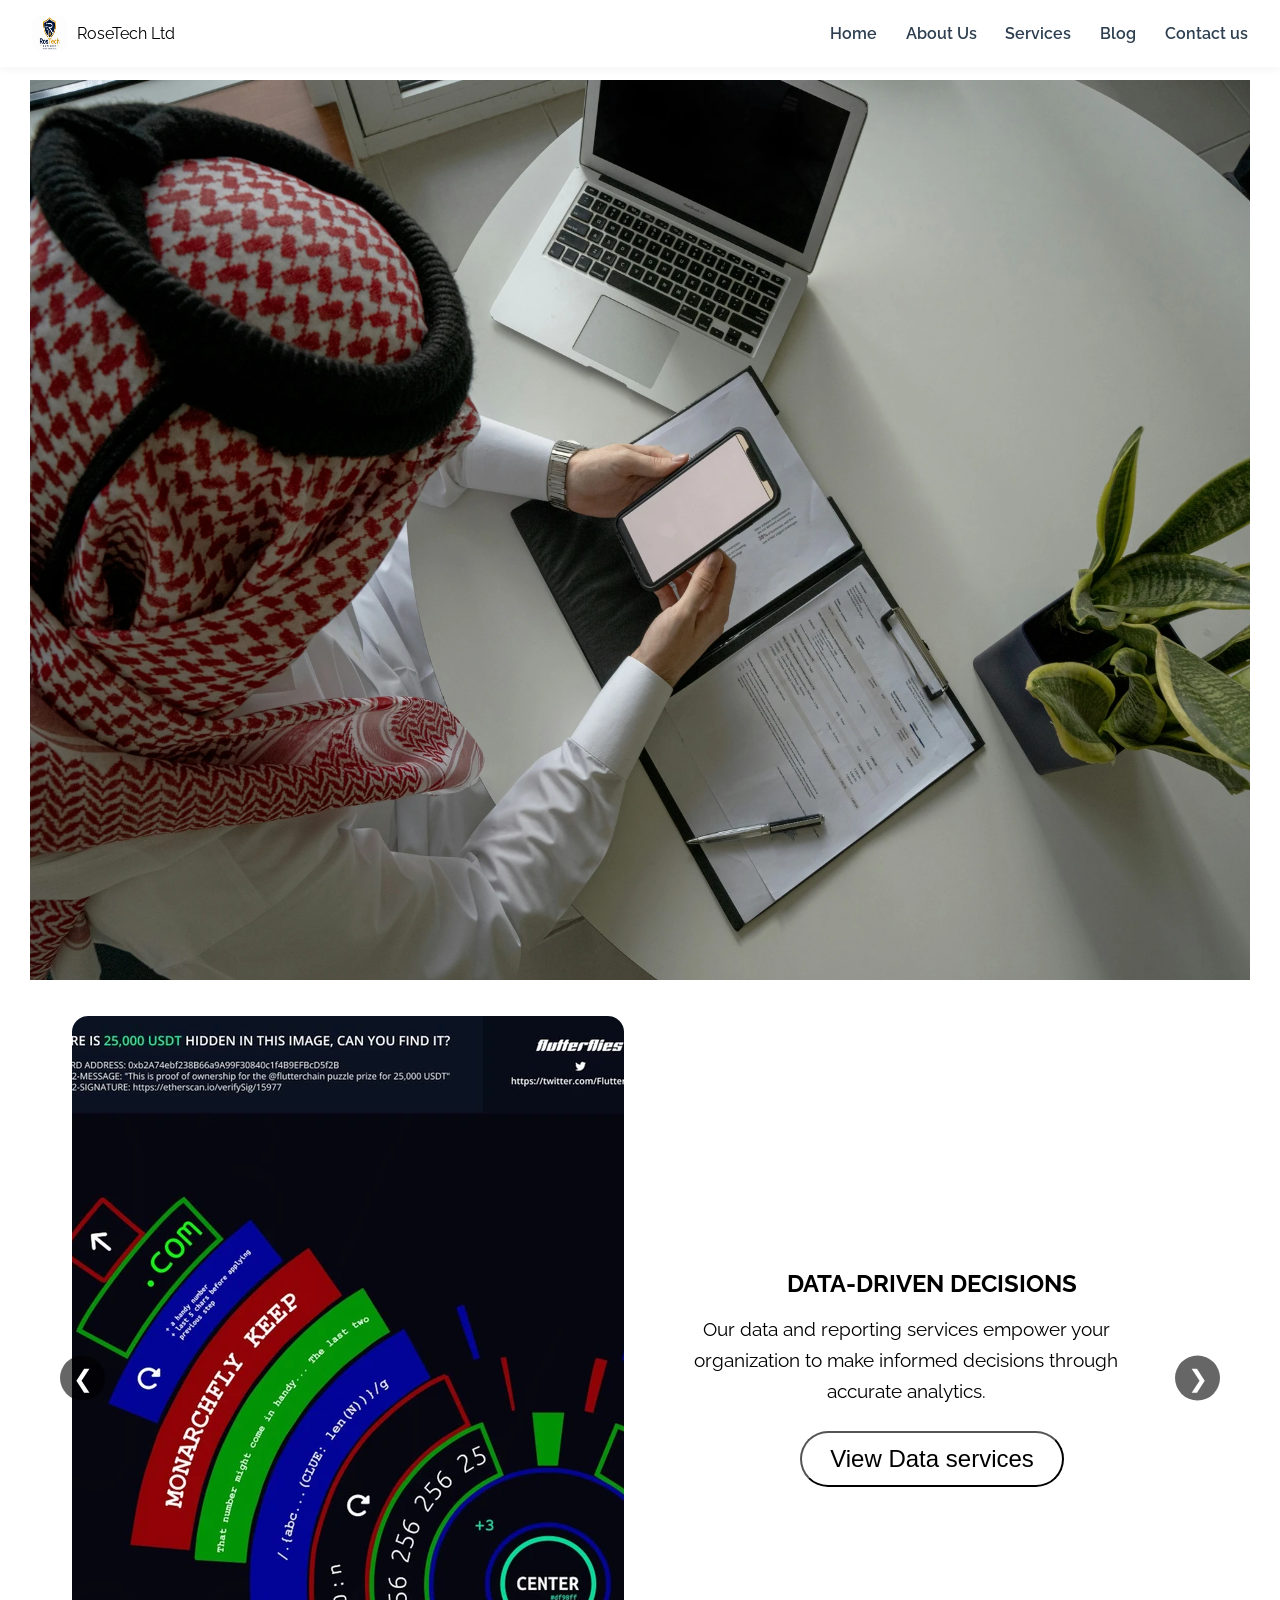
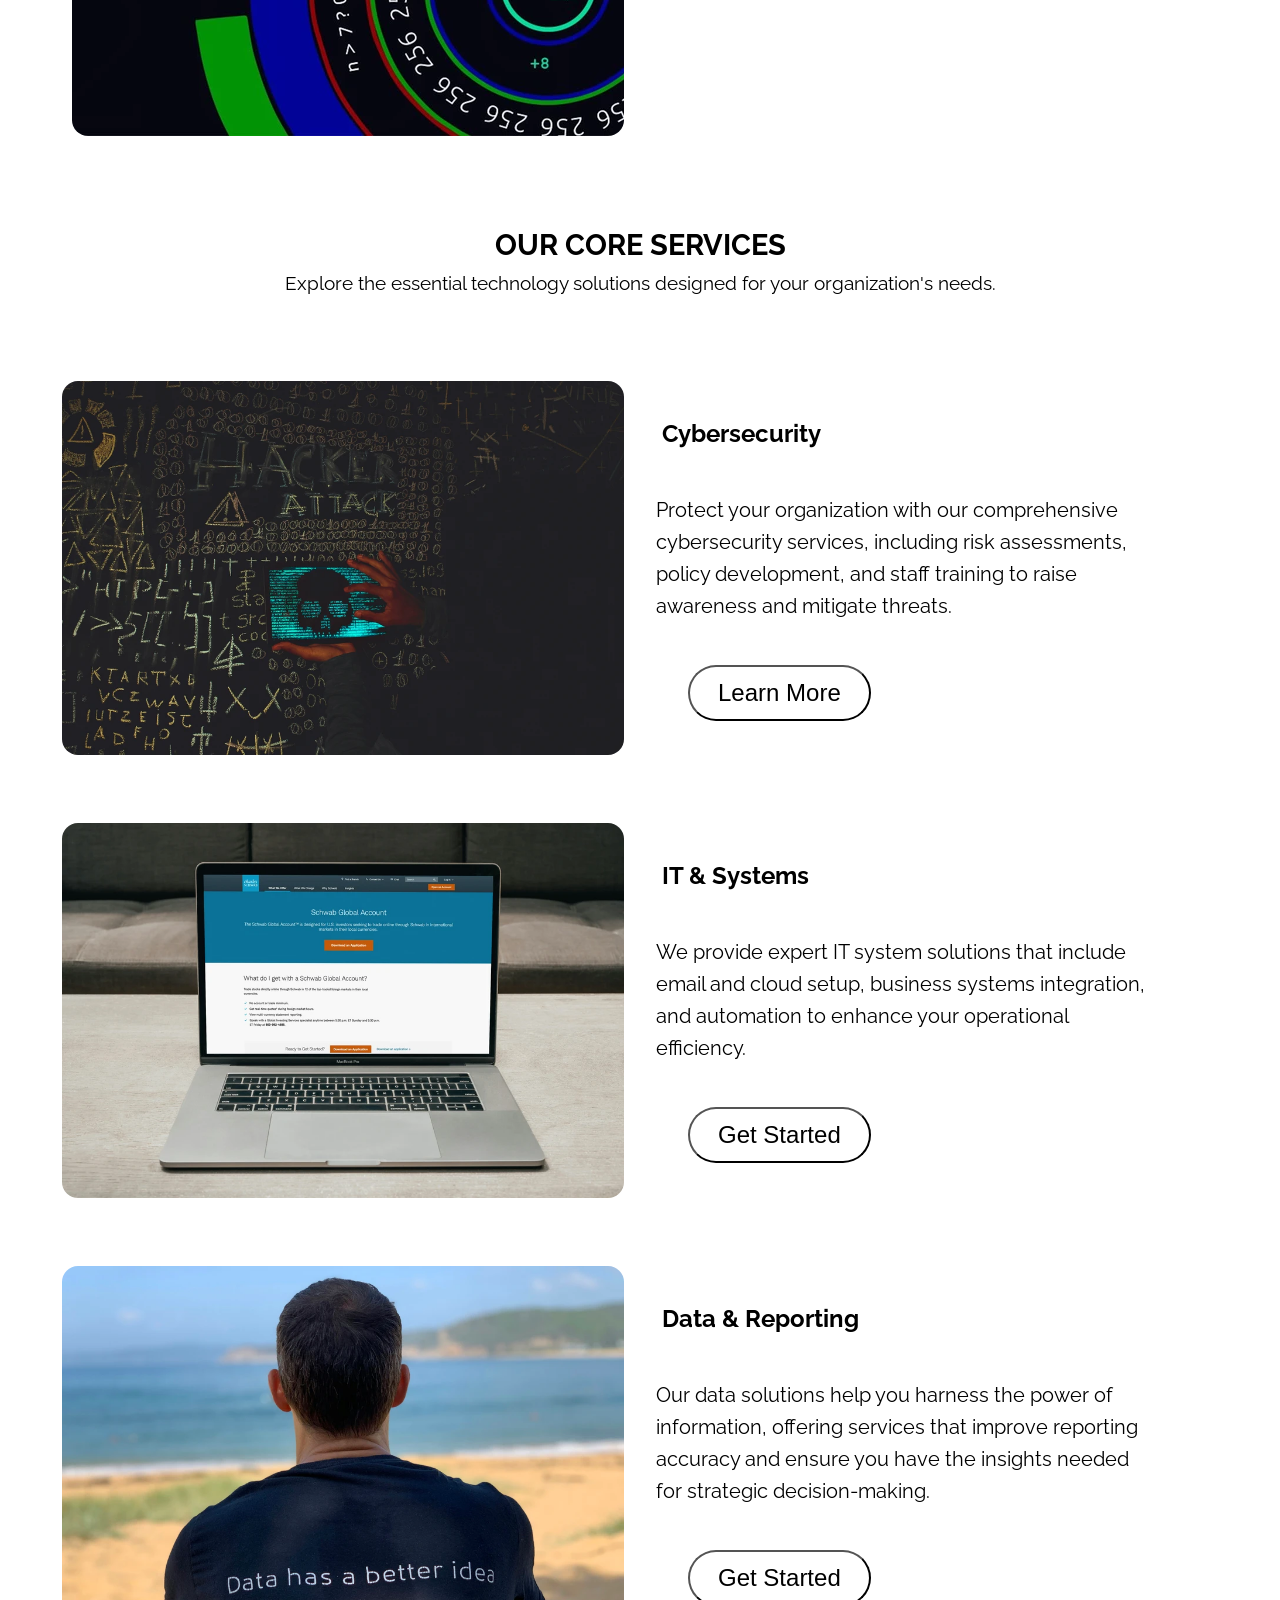
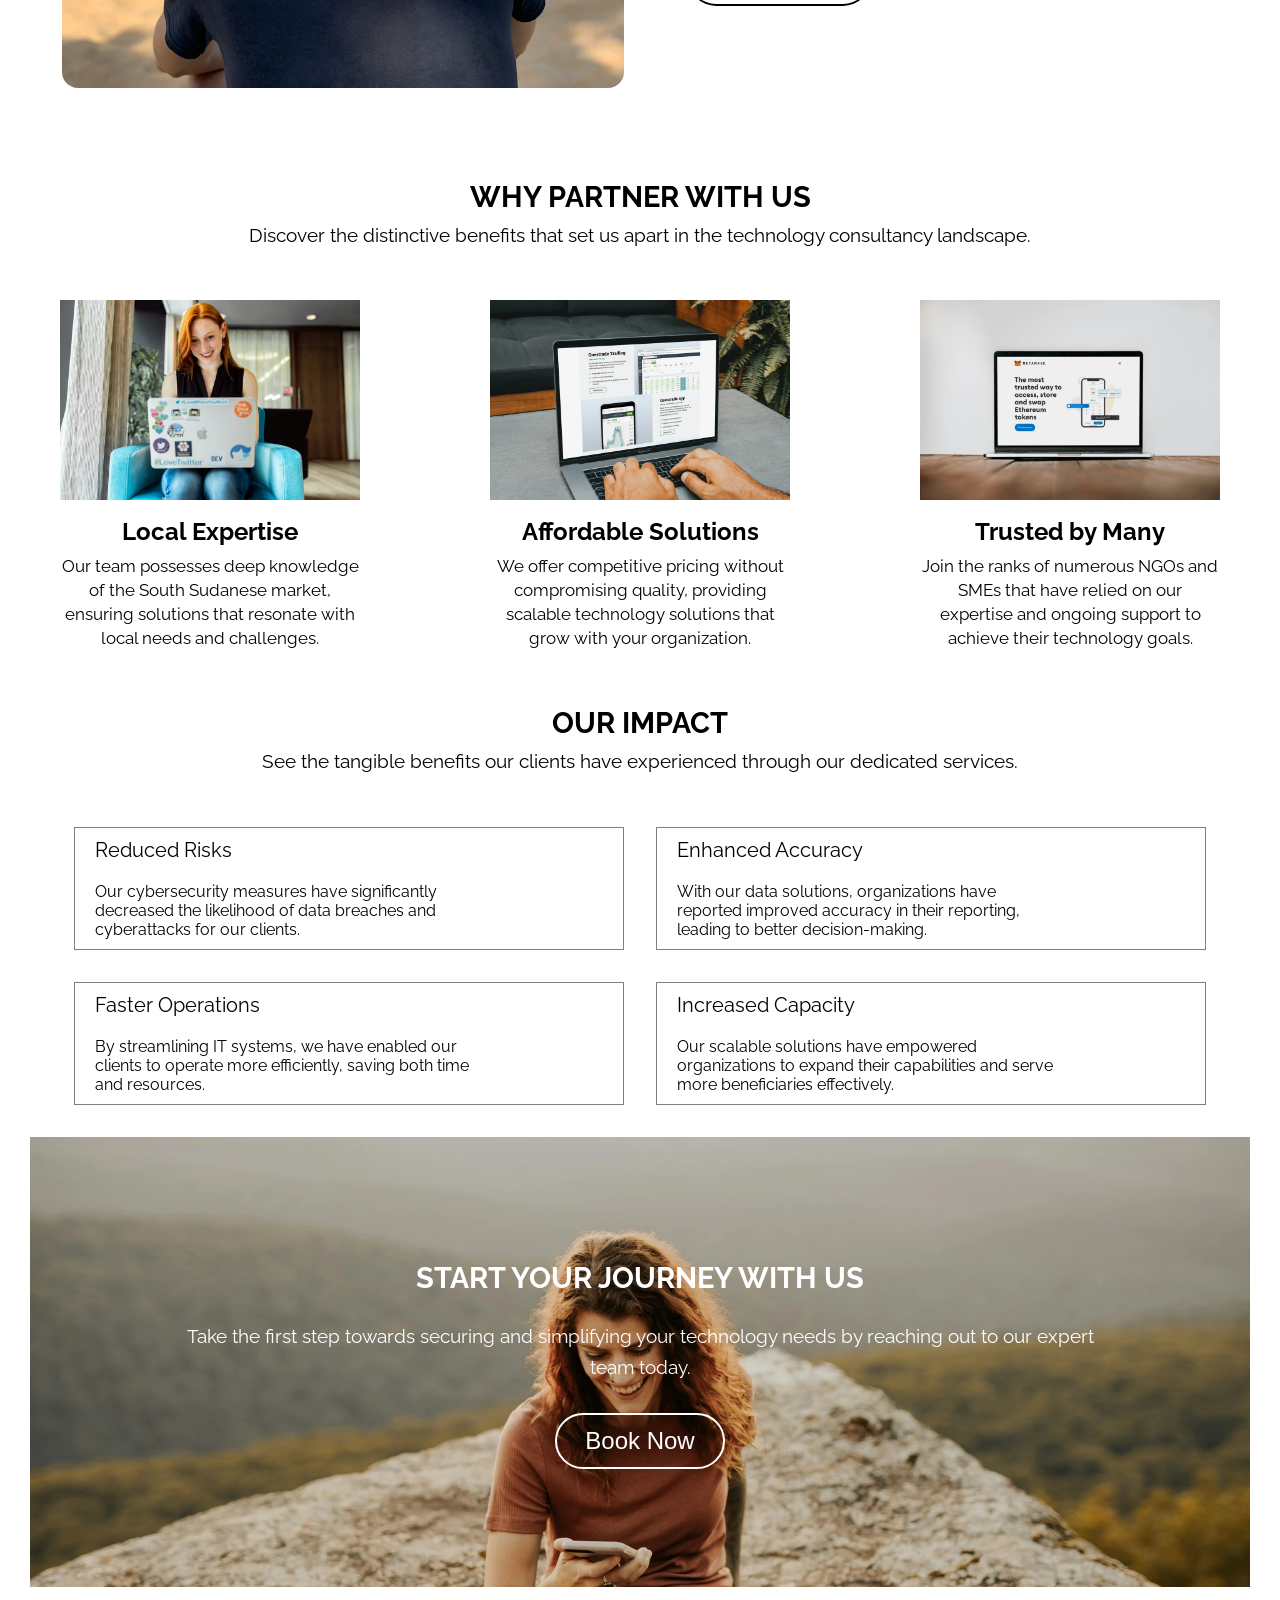
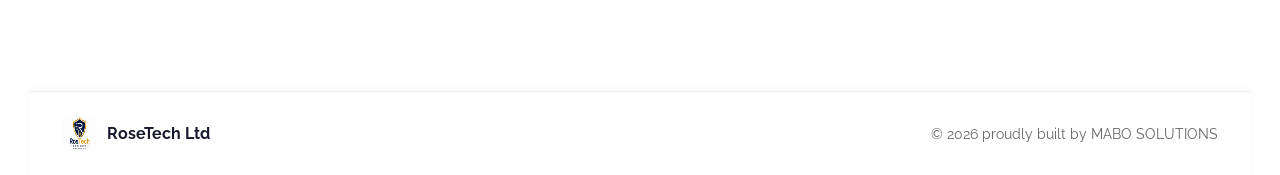
<file: index.html>
<!DOCTYPE html>
<html lang="en">
<head>
  <meta charset="UTF-8">
  <meta name="viewport" content="width=device-width, initial-scale=1.0">
  <title>RoseTech Ltd</title>
  <link href="https://fonts.googleapis.com/css2?family=Roboto:wght@300;400;500;700&display=swap" rel="stylesheet">
  <link rel="stylesheet" href="style.css">
  <link rel="stylesheet" href="https://cdnjs.cloudflare.com/ajax/libs/font-awesome/6.0.0-beta3/css/all.min.css">
  <link rel="preconnect" href="https://fonts.googleapis.com">
<link rel="preconnect" href="https://fonts.gstatic.com" crossorigin>
<link href="https://fonts.googleapis.com/css2?family=Raleway:ital,wght@0,100..900;1,100..900&family=Roboto:ital,wght@0,100..900;1,100..900&display=swap" rel="stylesheet">
</head>
<body>
  <header>
    <nav class="navbar">
      <div class="logo">
        <img class="img-logo" src="images/image.png" alt=""> RoseTech Ltd
      </div>
      <ul class="nav-links" id="navLinks">
        <li><a href="index.html" class="active">Home</a></li>
        <li><a href="about.html">About Us</a></li>
        <li><a href="structure.html">Services</a></li>
        <li><a href="news.html">Blog</a></li>
        <li><a href="contact.html">Contact us</a></li>
      </ul>
    </nav>
  </header>
  <img src="images/background.webp" class="background-image" alt="">
  <div class="carousel-wrapper">
  <button class="arrow arrow-left" onclick="prevSlide()">❮</button>
  <button class="arrow arrow-right" onclick="nextSlide()">❯</button>
  
  <div class="carousel-container" id="carousel">
    <!-- Slide 1 -->
    <div class="container-one">
      <div class="image-section">
        <img src="images/container-one.webp" class="image-container" alt="">
      </div>
      <div class="div-container">
        <h2>DATA-DRIVEN DECISIONS</h2>
        <p>Our data and reporting services empower your organization to make informed decisions through accurate analytics.</p>
        <button class="container-button">View Data services</button>
      </div>
    </div>

    <!-- Slide 2 -->
    <div class="container-one">
      <div class="image-section">
        <img src="images/container-one2.webp" class="image-container" alt="">
      </div>
      <div class="div-container">
        <h2>SECURE YOUR FUTURE</h2>
        <p>Our cybersecurity services ensure that your organization is protected against potential threats, allowing you to focus on your mission without fear</p>
        <button class="container-button">Explore cybersecurity</button>
      </div>
    </div>

    <!-- Slide 3 -->
    <div class="container-one">
    <div class="div-container">
        <h2>STREAMLINE YOUR OPERATIONS</h2>
        <p>With our IT systems solutions, we help you establish efficient processes that enhance productivity and reduce operational costs.</p>
        <button class="container-button">Discover IT Solutions</button>
      </div>
      <div class="image-section">
        <img src="images/container-one3.webp" class="image-container" alt="">
      </div>
    </div>

    <!-- Slide 4 -->
    <div class="container-one">
      <div class="image-section">
        <img src="images/container-one.jpg" class="image-container" alt="">
      </div>
      <div class="div-container">
        <h2>AI & AUTOMATION</h2>
        <p>Leverage artificial intelligence to automate workflows and deliver personalized experiences.</p>
        <button class="container-button">Discover AI</button>
      </div>
    </div>
  </div>
</div>

<div class="divtwo">
    <h2>OUR CORE SERVICES</h2>
    <p>Explore the essential technology solutions designed for your organization's needs.</p>
</div>
  <div class="container-one1">
    <div class="image-section1">
        <img src="images/container-one4.webp" class="image-container1" alt="">
    </div>
    <div class="div-container1"style="white-space: pre-wrap;">
        <h2 > Cybersecurity</h2>
        <p style="font-size: 20px;">Protect your organization with our comprehensive cybersecurity services, including risk assessments, policy development, and staff training to raise awareness and mitigate threats.</p>
        <button class="container-button1">Learn More</button>
    </div>
  </div>
  <div class="container-one1">
    <div class="image-section1">
        <img src="images/container-one5.webp" class="image-container1" alt="">
    </div>
    <div class="div-container1"style="white-space: pre-wrap;">
        <h2 > IT & Systems</h2>
        <p style="font-size: 20px;">We provide expert IT system solutions that include email and cloud setup, business systems integration, and automation to enhance your operational efficiency.</p>
        <button class="container-button1">Get Started</button>
    </div>
  </div>
  <div class="container-one1">
    <div class="image-section1">
        <img src="images/container-one 6.webp" class="image-container1" alt="">
    </div>
    <div class="div-container1"style="white-space: pre-wrap;">
        <h2 > Data & Reporting</h2>
        <p style="font-size: 20px;">Our data solutions help you harness the power of information, offering services that improve reporting accuracy and ensure you have the insights needed for strategic decision-making.</p>
        <button class="container-button1">Get Started</button>
    </div>
  </div>
  <div class="divtwo">
    <h2>WHY PARTNER WITH US</h2>
    <p>Discover the distinctive benefits that set us apart in the technology consultancy landscape.</p>
</div>
  <div class="container-two">
    <div class="container-two1">
    <div class="image-section2">
        <img src="images/container-two.webp" class="image-container2" alt="">
    </div>
    <div class="div-container2">
        <h2>Local Expertise</h2>
        <p style="font-size: 17px;">Our team possesses deep knowledge of the South Sudanese market, ensuring solutions that resonate with local needs and challenges.</p>
    </div>
    </div>
    <div class="container-two1">
    <div class="image-section2">
        <img src="images/container-two1.webp" class="image-container2" alt="">
    </div>
    <div class="div-container2">
        <h2>Affordable Solutions</h2>
        <p style="font-size: 17px;">We offer competitive pricing without compromising quality, providing scalable technology solutions that grow with your organization.</p>
    </div>
    </div>
    <div class="container-two1">
    <div class="image-section2">
        <img src="images/container-two2.webp" class="image-container2" alt="">
    </div>
    <div class="div-container2">
        <h2>Trusted by Many</h2>
        <p style="font-size: 17px;">Join the ranks of numerous NGOs and SMEs that have relied on our expertise and ongoing support to achieve their technology goals.</p>
    </div>
  </div>
  
  </div>
  <div class="divtwo">
    <h2>OUR IMPACT</h2>
    <p>See the tangible benefits our clients have experienced through our dedicated services.</p>
</div>
<div class="container-three">
    <div class="container-three1">
        <p style="font-size: 20px;">Reduced Risks</p>
        <p>Our cybersecurity measures have significantly decreased the likelihood of data breaches and cyberattacks for our clients.</p>
    </div>
    <div class="container-three1">
        <p style="font-size: 20px;">Enhanced Accuracy</p>
        <p>With our data solutions, organizations have reported improved accuracy in their reporting, leading to better decision-making.</p>
    </div>
    <div class="container-three1">
        <p style="font-size: 20px;">Faster Operations</p>
        <p>By streamlining IT systems, we have enabled our clients to operate more efficiently, saving both time and resources.</p>
    </div>
    <div class="container-three1">
        <p style="font-size: 20px;">Increased Capacity</p>
        <p>Our scalable solutions have empowered organizations to expand their capabilities and serve more beneficiaries effectively.</p>
    </div>

</div>
<div class="container-four">
    <img class="container-four-image" src="images/container-three.webp" alt="container-four-image">
    <div class="divtwo1">
    <h2 style="margin-bottom: 20px;">START YOUR JOURNEY WITH US</h2>
    <p>Take the first step towards securing and simplifying your technology needs by reaching out to our expert team today.</p>
    <button class="container-four-button">Book Now</button>
</div>
</div>
<footer style="margin-top: 100px;" class="footer">
  <div class="logo">
    <img src="images/image.png" alt="logo">
    <span>RoseTech Ltd</span>
  </div>
  <div class="copyright">
    © 2026 proudly built by MABO SOLUTIONS
  </div>
</footer>
  <script src="script.js"></script>
  </body>
  </html>
</file>
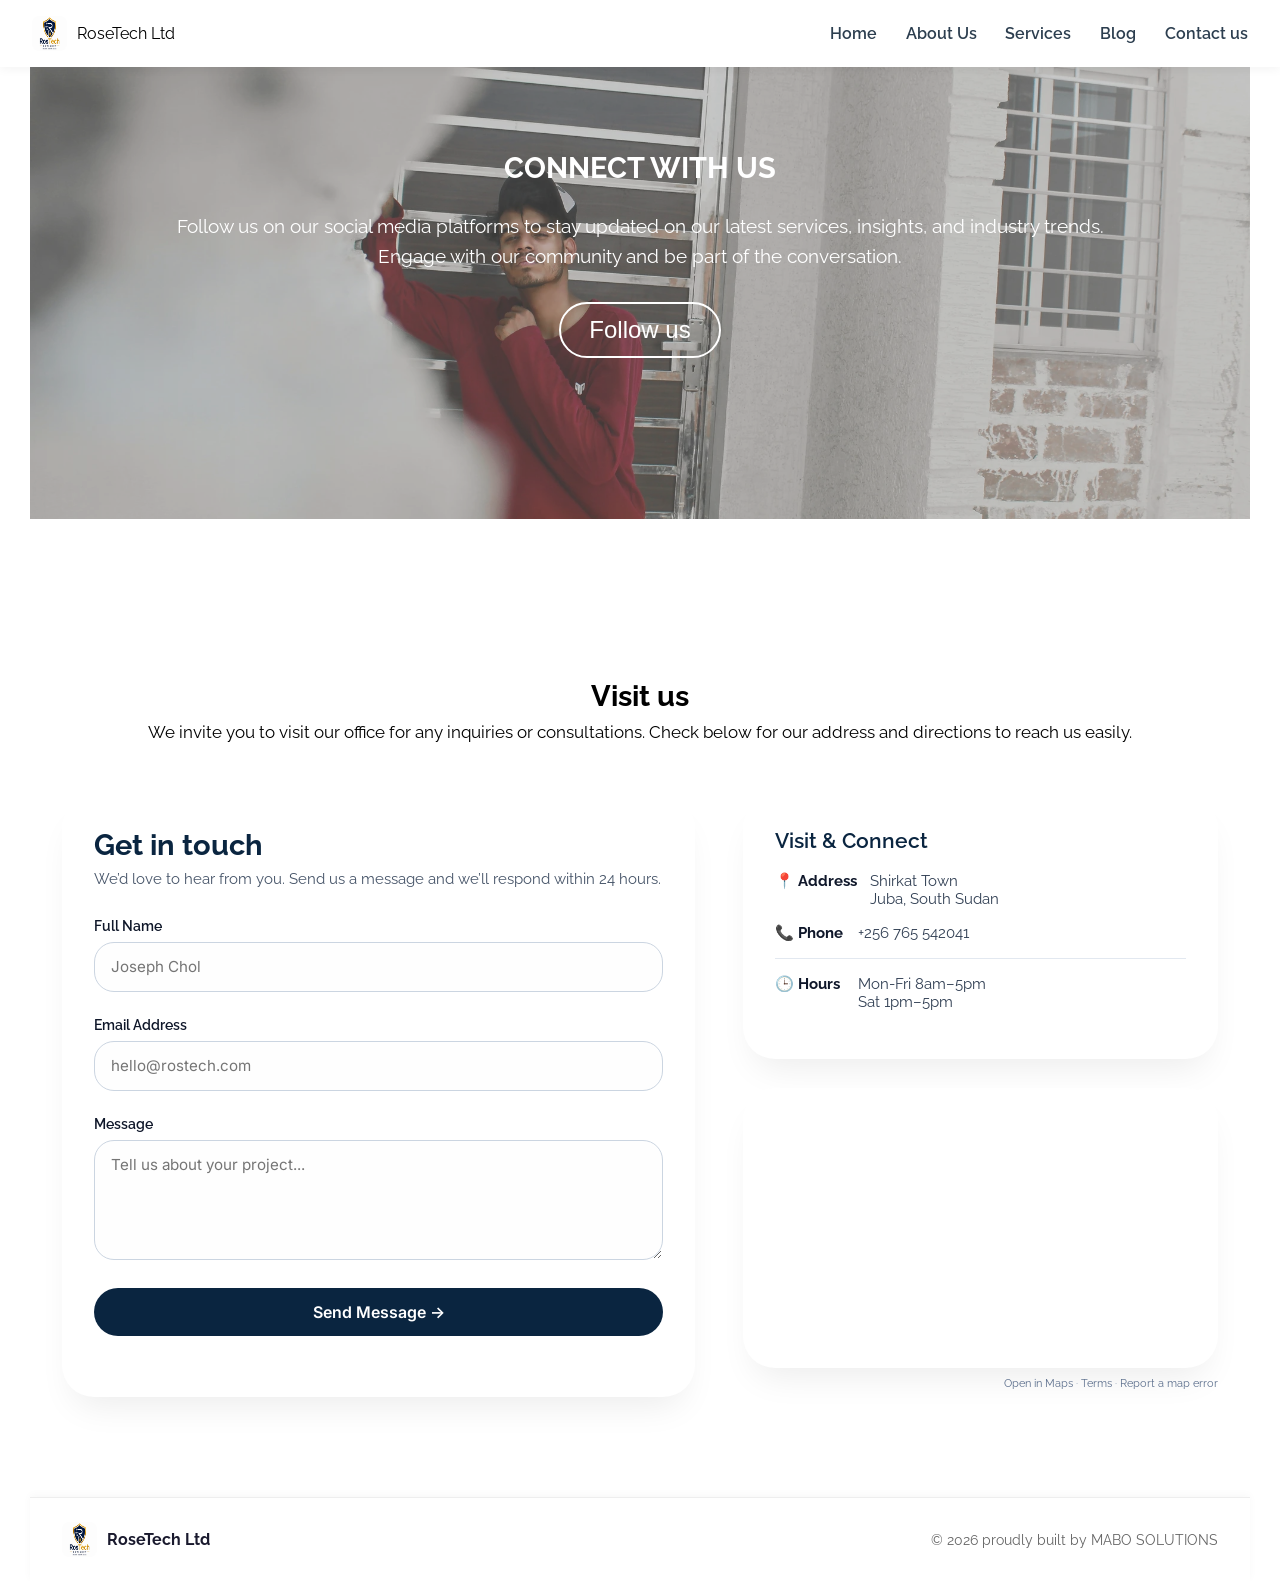
<file: contact.html>
<!DOCTYPE html>
<html lang="en">
<head>
  <meta charset="UTF-8">
  <meta name="viewport" content="width=device-width, initial-scale=1.0">
  <title>RoseTech Ltd</title>
  <link href="https://fonts.googleapis.com/css2?family=Roboto:wght@300;400;500;700&display=swap" rel="stylesheet">
  <link href="https://fonts.googleapis.com/css2?family=Inter:ital,wght@0,100..900;1,100..900&display=swap" rel="stylesheet">>
  <link rel="stylesheet" href="style.css">
  <link rel="stylesheet" href="https://cdnjs.cloudflare.com/ajax/libs/font-awesome/6.0.0-beta3/css/all.min.css">
  <link rel="preconnect" href="https://fonts.googleapis.com">
<link rel="preconnect" href="https://fonts.gstatic.com" crossorigin>
<link href="https://fonts.googleapis.com/css2?family=Raleway:ital,wght@0,100..900;1,100..900&family=Roboto:ital,wght@0,100..900;1,100..900&display=swap" rel="stylesheet">
</head>
<body>
  <header>
    <nav class="navbar">
      <div class="logo">
        <img class="img-logo" src="images/image.png" alt=""> RoseTech Ltd
      </div>
      <ul class="nav-links" id="navLinks">
        <li><a href="index.html" class="active">Home</a></li>
        <li><a href="about.html">About Us</a></li>
        <li><a href="structure.html">Services</a></li>
        <li><a href="news.html">Blog</a></li>
        <li><a href="contact.html">Contact us</a></li>
      </ul>
    </nav>
  </header>
<div class="container-four">
    <img style="height: 500px; filter: contrast(60%);" class="container-four-image" src="images/contact.webp" alt="container-four-image">
    <div class="divtwo1">
    <h2 style="margin-bottom: 20px;">CONNECT WITH US</h2>
    <p>Follow us on our social media platforms to stay updated on our latest services, insights, and industry trends. Engage with our community and be part of the conversation.</p>
    <button class="container-four-button">Follow us</button>
</div>
</div>
<div style="margin-top: 150px;" class="divtwo">
    <h2>Visit us</h2>
    <p style="font-size: 17px;">We invite you to visit our office for any inquiries or consultations. Check below for our address and directions to reach us easily.</p>
</div>
<div class="contact-container">
    <div class="contact-grid">
      <!-- Left column: Form -->
      <div class="form-col">
        <div class="form-card">
          <h2>Get in touch</h2>
          <p>We’d love to hear from you. Send us a message and we’ll respond within 24 hours.</p>
          <form id="contactForm">
            <div class="input-group">
              <label>Full Name</label>
              <input type="text" name="name" placeholder="Joseph Chol" required>
            </div>
            <div class="input-group">
              <label>Email Address</label>
              <input type="email" name="email" placeholder="hello@rostech.com" required>
            </div>
            <div class="input-group">
              <label>Message</label>
              <textarea name="message" placeholder="Tell us about your project..."></textarea>
            </div>
            <button type="submit" class="submit-btn">Send Message →</button>
            <p id="formFeedback" style="margin-top: 1rem; font-size:0.85rem; color:#2b6e3c;"></p>
          </form>
        </div>
      </div>

      <!-- Right column: Info + Map -->
      <div class="info-col">
        <div class="info-card">
          <h3>Visit & Connect</h3>
          <div class="info-detail">
            <strong>📍 Address</strong>
            <span>Shirkat Town<br>Juba, South Sudan</span>
          </div>
          <div class="info-detail">
            <strong>📞 Phone</strong>
            <span>+256 765 542041</span>
          </div>
          <div class="hours">
            <div class="info-detail">
              <strong>🕒 Hours</strong>
              <span>Mon-Fri 8am–5pm<br>Sat 1pm–5pm</span>
            </div>
          </div>
        </div>

        <!-- Google Maps embedded -->
        <div class="map-card">
          <iframe 
            src="https://maps.google.com/maps?q=123+Sunnyvale+Rd+San+Jose+California&t=&z=14&ie=UTF8&iwloc=&output=embed" 
            allowfullscreen="" 
            loading="lazy" 
            referrerpolicy="no-referrer-when-downgrade">
          </iframe>
        </div>
        <div style="font-size:0.7rem; text-align:right; margin-top:0.5rem; color:#94a3b8;">
          <a href="#" style="color:#5b6e8c; text-decoration:none;">Open in Maps</a> · 
          <a href="#" style="color:#5b6e8c; text-decoration:none;">Terms</a> · 
          <a href="#" style="color:#5b6e8c; text-decoration:none;">Report a map error</a>
        </div>
      </div>
    </div>
  </div>
  <footer style="margin-top: 100px;" class="footer">
  <div class="logo">
    <img src="images/image.png" alt="logo">
    <span>RoseTech Ltd</span>
  </div>
  <div class="copyright">
    © 2026 proudly built by MABO SOLUTIONS
  </div>
</footer>

<script src="script.js"></script>
</body>
</html>
</file>
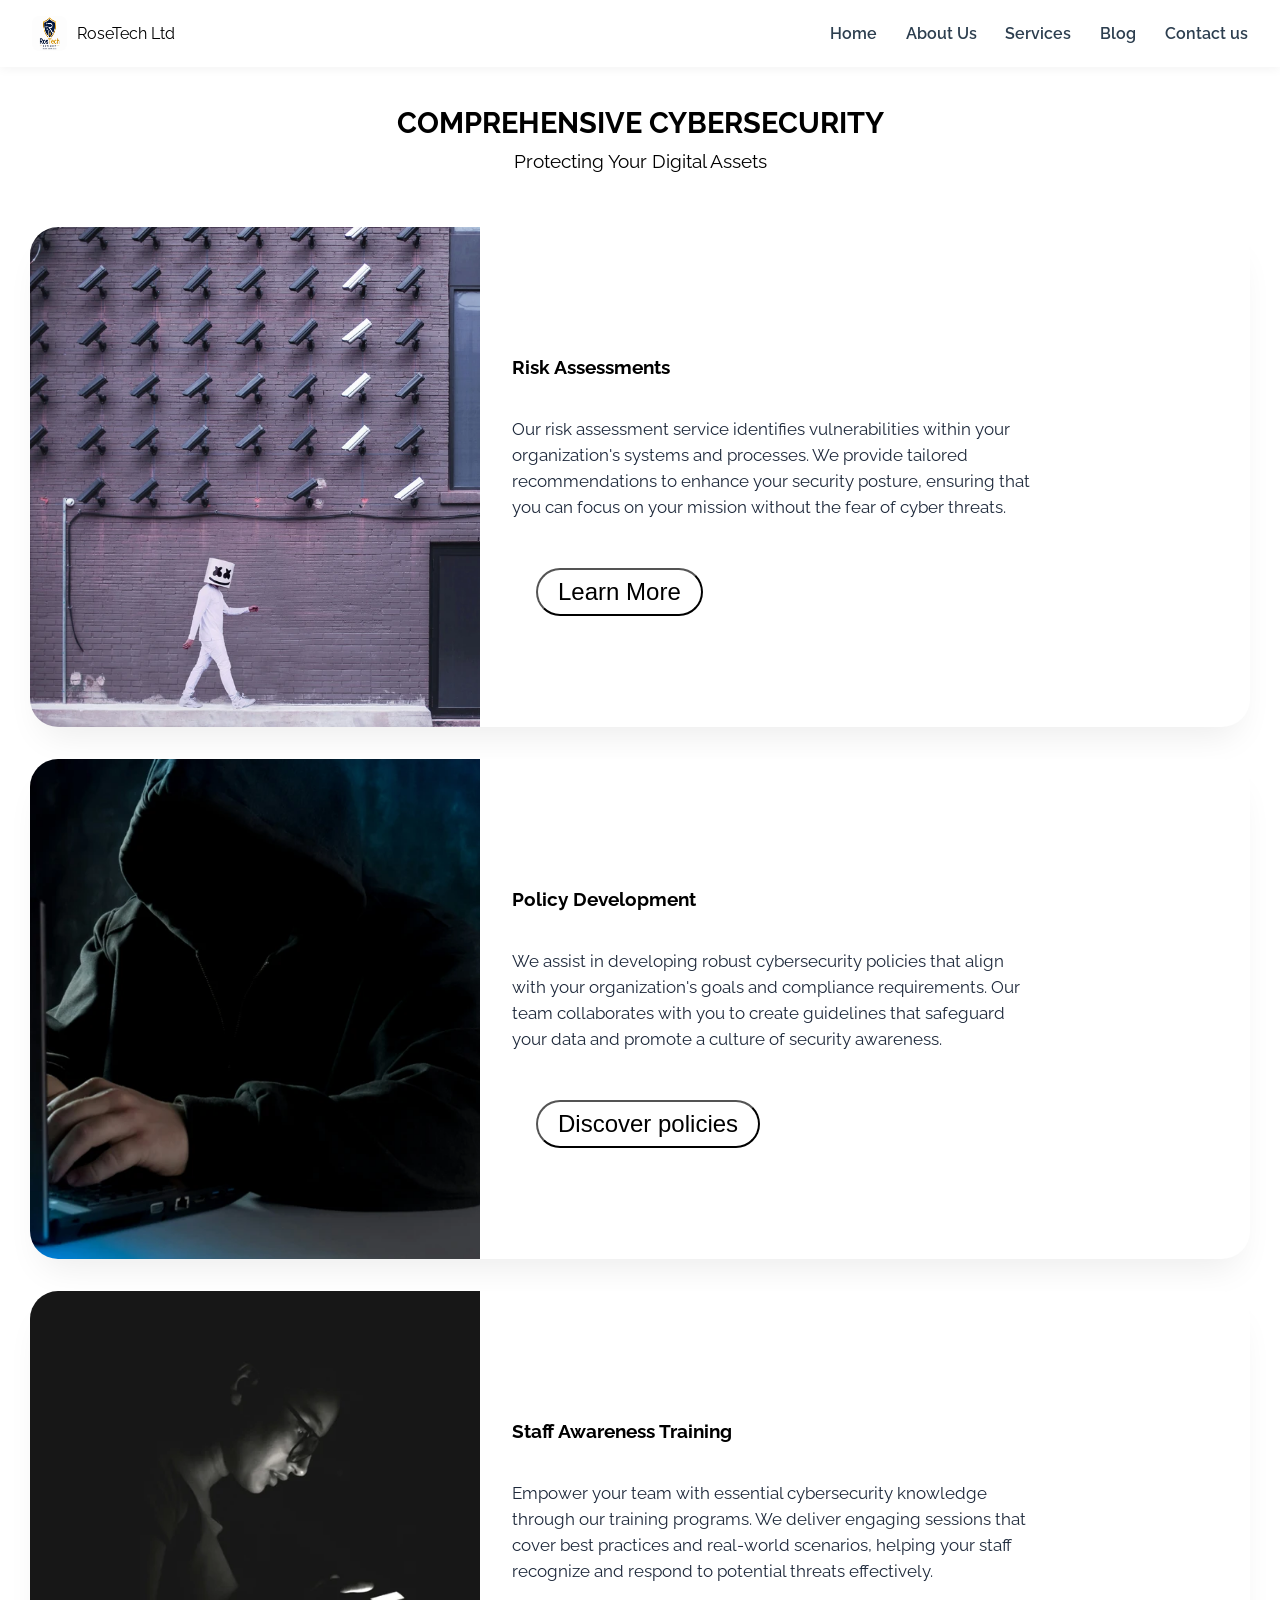
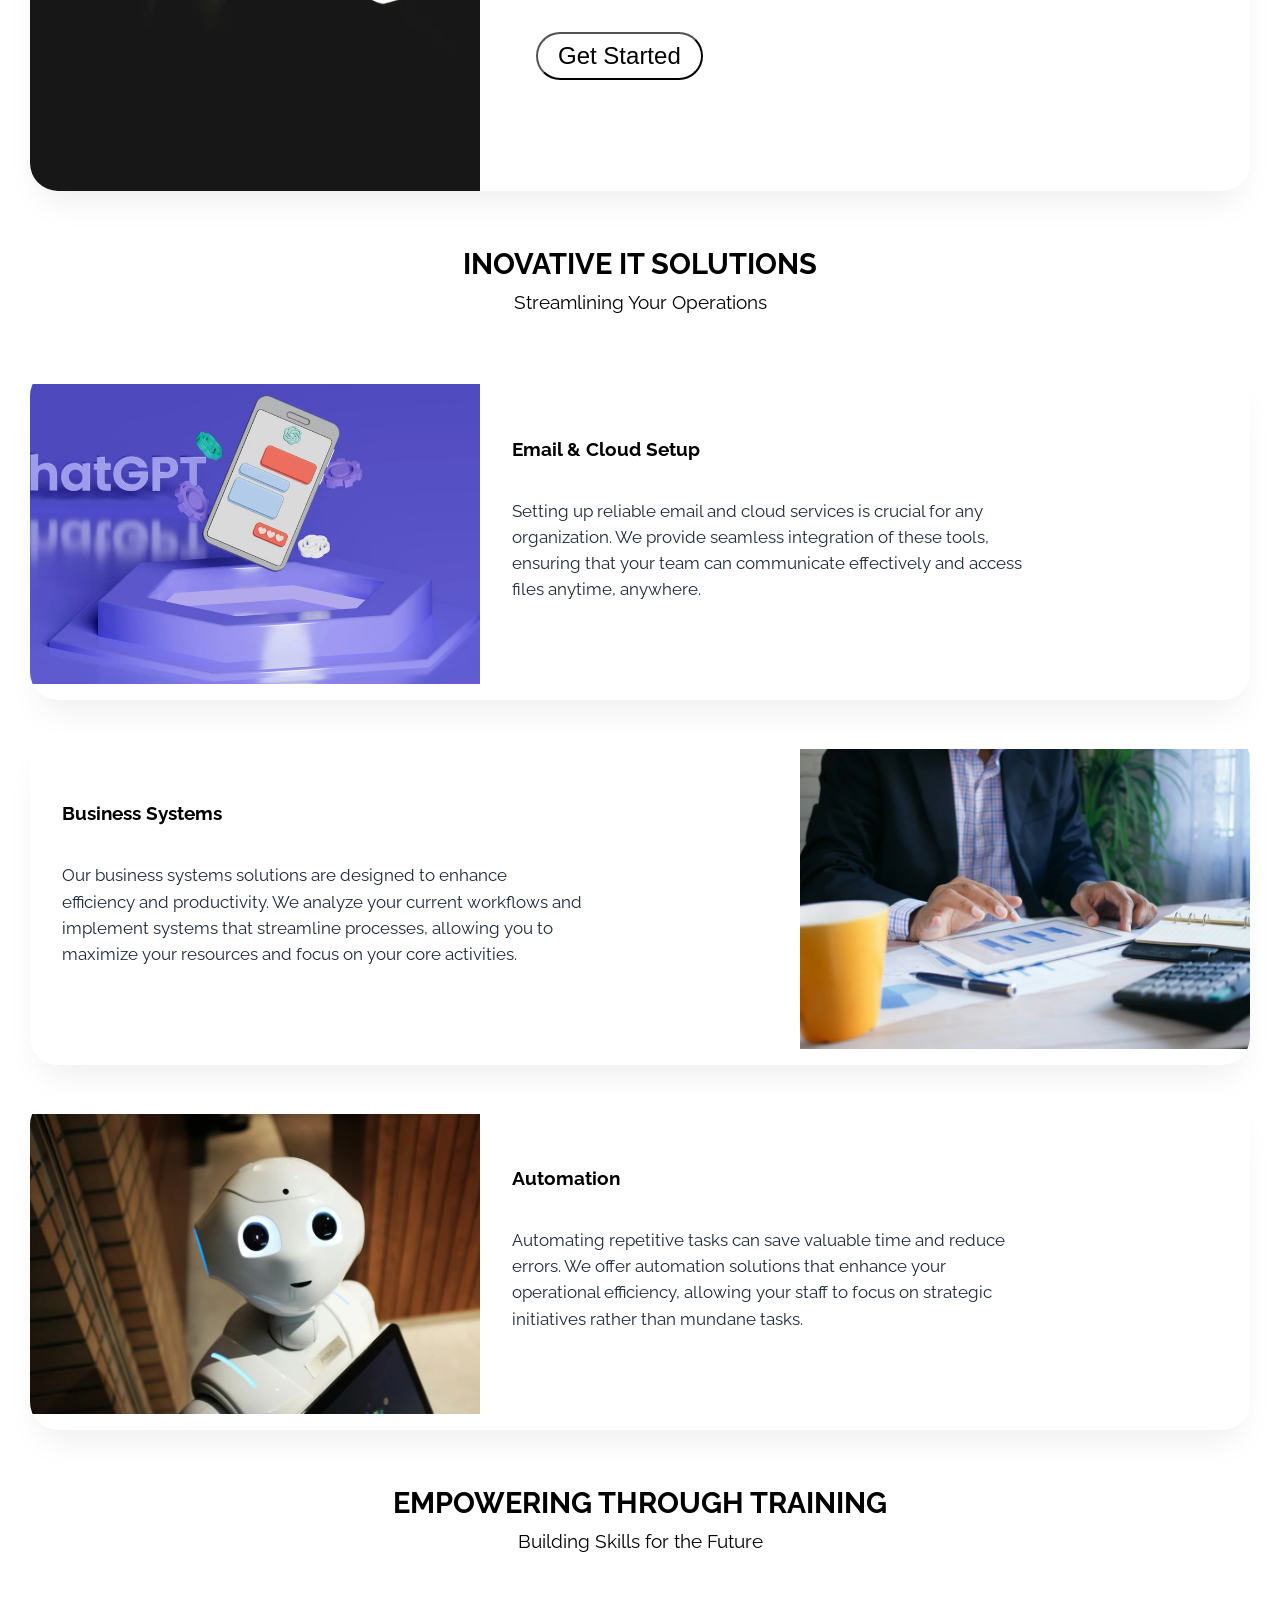
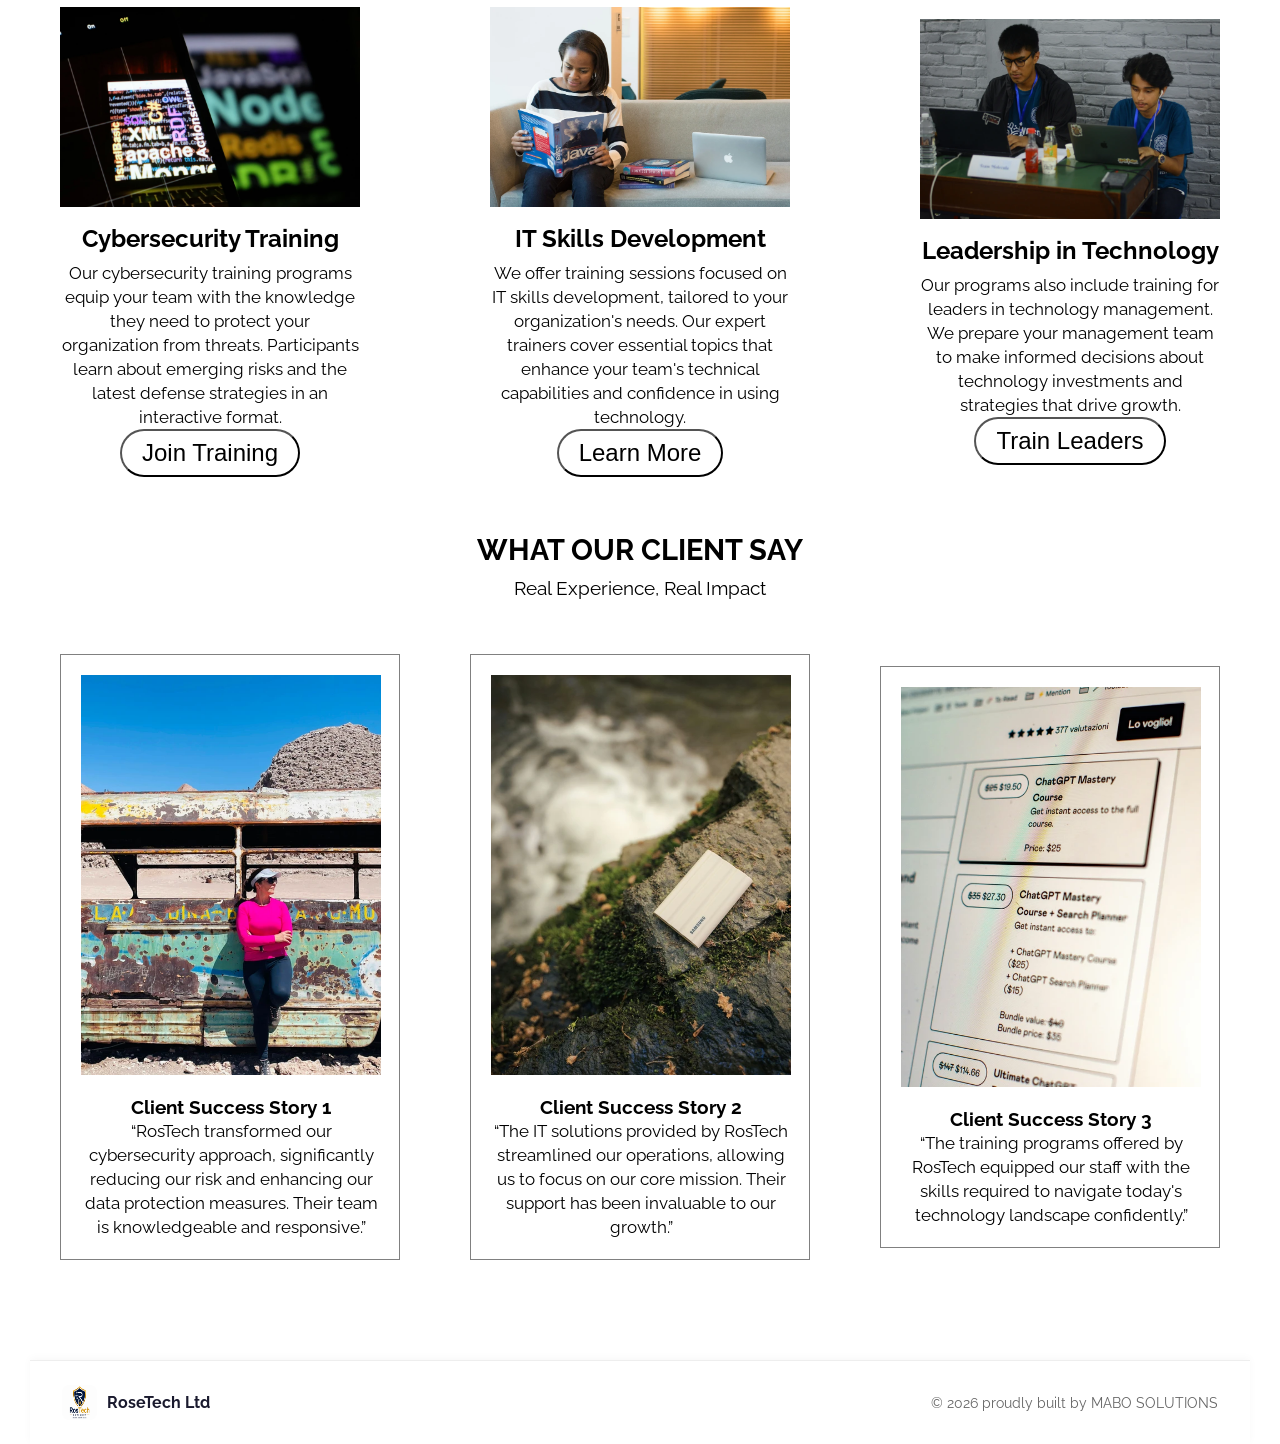
<file: structure.html>
<!DOCTYPE html>
<html lang="en">
<head>
  <meta charset="UTF-8">
  <meta name="viewport" content="width=device-width, initial-scale=1.0">
  <title>RoseTech Ltd</title>
  <link href="https://fonts.googleapis.com/css2?family=Roboto:wght@300;400;500;700&display=swap" rel="stylesheet">
  <link rel="stylesheet" href="style.css">
  <link rel="stylesheet" href="https://cdnjs.cloudflare.com/ajax/libs/font-awesome/6.0.0-beta3/css/all.min.css">
  <link rel="preconnect" href="https://fonts.googleapis.com">
<link rel="preconnect" href="https://fonts.gstatic.com" crossorigin>
<link href="https://fonts.googleapis.com/css2?family=Raleway:ital,wght@0,100..900;1,100..900&family=Roboto:ital,wght@0,100..900;1,100..900&display=swap" rel="stylesheet">
</head>
<body>
  <header>
    <nav class="navbar">
      <div class="logo">
        <img class="img-logo" src="images/image.png" alt=""> RoseTech Ltd
      </div>
      <ul class="nav-links" id="navLinks">
        <li><a href="index.html" class="active">Home</a></li>
        <li><a href="about.html">About Us</a></li>
        <li><a href="structure.html">Services</a></li>
        <li><a href="news.html">Blog</a></li>
        <li><a href="contact.html">Contact us</a></li>
      </ul>
    </nav>
  </header>
  <div style="margin-top: 100px;" class="divtwo">
    <h2>COMPREHENSIVE CYBERSECURITY</h2>
    <p>Protecting Your Digital Assets</p>
</div>
  <div class="services-wrapper4">
  <div class="container-one4">
    <div class="image-section4">
      <img class="image-container4" src="images/container-two9.webp" alt="Cybersecurity">
    </div>
    <div class="div-container4">
      <h3>Risk Assessments</h3>
      <p>Our risk assessment service identifies vulnerabilities within your organization's systems and processes. We provide tailored recommendations to enhance your security posture, ensuring that you can focus on your mission without the fear of cyber threats.</p>
      <button class="container-button4">Learn More</button>
    </div>
  </div>

  <div class="container-one4">
    <div class="image-section4">
      <img class="image-container4" src="images/container-two10.webp" alt="IT Systems">
    </div>
    <div class="div-container4">
      <h3>Policy Development</h3>
      <p>We assist in developing robust cybersecurity policies that align with your organization's goals and compliance requirements. Our team collaborates with you to create guidelines that safeguard your data and promote a culture of security awareness.</p>
      <button class="container-button4">Discover policies</button>
    </div>
  </div>

  <div class="container-one4">
    <div class="image-section4">
      <img class="image-container4" src="images/container-two11.webp" alt="Data Reporting">
    </div>
    <div class="div-container4">
      <h3>Staff Awareness Training</h3>
      <p>Empower your team with essential cybersecurity knowledge through our training programs. We deliver engaging sessions that cover best practices and real-world scenarios, helping your staff recognize and respond to potential threats effectively.</p>
      <button class="container-button4">Get Started</button>
    </div>
  </div>
</div>
<div class="divtwo">
    <h2>INOVATIVE IT SOLUTIONS</h2>
    <p>Streamlining Your Operations</p>
</div>
<div class="services-wrapper4">
  <div class="container-one4">
    <div style="height: 300px;" class="image-section4">
      <img class="image-container4" src="images/container-two12.webp" alt="Cybersecurity">
    </div>
    <div class="div-container4">
      <h3>Email & Cloud Setup</h3>
      <p>Setting up reliable email and cloud services is crucial for any organization. We provide seamless integration of these tools, ensuring that your team can communicate effectively and access files anytime, anywhere.</p>
    </div>
  </div>

  <div class="container-one4">
    <div class="div-container4">
      <h3>Business Systems</h3>
      <p>Our business systems solutions are designed to enhance efficiency and productivity. We analyze your current workflows and implement systems that streamline processes, allowing you to maximize your resources and focus on your core activities.</p>
    </div>
    <div style="height: 300px;" class="image-section4">
      <img class="image-container4" src="images/container-two13.webp" alt="IT Systems">
    </div>
  </div>

  <div class="container-one4">
    <div style="height: 300px;" class="image-section4">
      <img class="image-container4" src="images/container-two14.webp" alt="Data Reporting">
    </div>
    <div class="div-container4">
      <h3>Automation</h3>
      <p>Automating repetitive tasks can save valuable time and reduce errors. We offer automation solutions that enhance your operational efficiency, allowing your staff to focus on strategic initiatives rather than mundane tasks.</p>
    </div>
  </div>
</div>
<div class="divtwo">
    <h2>EMPOWERING THROUGH TRAINING</h2>
    <p>Building Skills for the Future</p>
</div>
<div class="container-two">
    <div class="container-two1">
    <div class="image-section2">
        <img src="images/services-1.webp" class="image-container2" alt="">
    </div>
    <div class="div-container2">
        <h2>Cybersecurity Training</h2>
        <p style="font-size: 17px;">Our cybersecurity training programs equip your team with the knowledge they need to protect your organization from threats. Participants learn about emerging risks and the latest defense strategies in an interactive format.</p>
        <button class="container-button4">Join Training</button>
    </div>
    </div>
    <div class="container-two1">
    <div class="image-section2">
        <img src="images/services-2.webp" class="image-container2" alt="">
    </div>
    <div class="div-container2">
        <h2>IT Skills Development</h2>
        <p style="font-size: 17px;">We offer training sessions focused on IT skills development, tailored to your organization's needs. Our expert trainers cover essential topics that enhance your team's technical capabilities and confidence in using technology.</p>
        <button class="container-button4">Learn More</button>
    </div>
    </div>
    <div class="container-two1">
    <div class="image-section2">
        <img src="images/services-3.webp" class="image-container2" alt="">
    </div>
    <div class="div-container2">
        <h2>Leadership in Technology</h2>
        <p style="font-size: 17px;">Our programs also include training for leaders in technology management. We prepare your management team to make informed decisions about technology investments and strategies that drive growth.</p>
        <button class="container-button4">Train Leaders</button>
    </div>
  </div>
  </div>
  <div class="divtwo">
    <h2>WHAT OUR CLIENT SAY</h2>
    <p>Real Experience, Real Impact</p>
</div>
<div class="container-two">
    <div class="container-two1"style="border: solid gray;
    border-width: 0.5px;
    width: 340px;
    padding: 20px;
    box-shadow: 5px;">
    <div class="image-section2">
        <img src="images/services-4.webp" class="image-container2" alt="">
    </div>
    <div class="div-container2">
        <h3>Client Success Story 1</h3>
        <p style="font-size: 17px;">“RosTech transformed our cybersecurity approach, significantly reducing our risk and enhancing our data protection measures. Their team is knowledgeable and responsive.”</p>
    </div>
    </div>
    <div class="container-two1" style="border: solid gray;
    border-width: 0.5px;
    width: 340px;
    padding: 20px;
    box-shadow: 5px;">
    <div class="image-section2">
        <img src="images/services-5.webp" class="image-container2" alt="">
    </div>
    <div class="div-container2">
        <h3>Client Success Story 2</h3>
        <p style="font-size: 17px;">“The IT solutions provided by RosTech streamlined our operations, allowing us to focus on our core mission. Their support has been invaluable to our growth.”</p>
    </div>
    </div>
    <div class="container-two1" style="border: solid gray;
    border-width: 0.5px;
    width: 340px;
    padding: 20px;
    box-shadow: 5px;">
    <div class="image-section2">
        <img src="images/services-6.webp" class="image-container2" alt="">
    </div>
    <div class="div-container2">
        <h3>Client Success Story 3</h3>
        <p style="font-size: 17px;">“The training programs offered by RosTech equipped our staff with the skills required to navigate today's technology landscape confidently.”</p>
    </div>
    </div>
  </div>
  <footer style="margin-top: 100px;" class="footer">
  <div class="logo">
    <img src="images/image.png" alt="logo">
    <span>RoseTech Ltd</span>
  </div>
  <div class="copyright">
    © 2026 proudly built by MABO SOLUTIONS
  </div>
</footer>
</body>
</html>
</file>
<file: style.css>
* {
      margin: 0;
      padding: 0;
      box-sizing: border-box;
    }

    body {
      font-family: "Raleway", sans-serif;
      margin-left: 30px;
      margin-right: 30px;
    }

    /* NAVBAR: logo + ul on ONE horizontal line */
    .navbar {
      display: flex;
      align-items: center;
      justify-content: space-between;
      background: #ffffff;
      padding: 1rem 2rem;
      box-shadow: 0 2px 10px rgba(0,0,0,0.05);
      position: fixed;
      top: 0;
      left: 0;
      right: 0;
      z-index: 100;
      flex-wrap: nowrap;  /* keeps everything on one line */
    }

    /* LOGO (image + text) inline */
    .logo {
      display: flex;
      align-items: center;
      gap: 8px;
      flex-shrink: 0;
    }

    .img-logo {
      width: 45px;
      height: auto;
      display: block;
    }

    .logo span {
      font-size: 1.3rem;
      font-weight: 700;
      color: #2c6e4f;
      white-space: nowrap;
    }

    /* NAV LINKS - horizontal UL, same line as logo */
    .nav-links {
      display: flex;
      list-style: none;
      gap: 1.8rem;
      margin: 0;
      padding: 0;
      flex-shrink: 0;
      margin-left: 10px;
    }

    .nav-links li a {
      text-decoration: none;
      color: #2c3e4f;
      font-weight: 600;
      transition: 0.2s;
      white-space: nowrap;
      padding-bottom: 4px;
    }

    .nav-links li a:hover {
      border-bottom: 2px solid #2c6e4f;
    }

    /* push content down so it's not hidden under fixed navbar */
    .content-placeholder {
      margin-top: 85px;
      padding: 2rem;
      text-align: center;
    }
    .background-image{
        margin-top: 80px;
        width: 100%;
        height: 100vh;
    }
    
    .carousel-wrapper {
      position: relative;
      max-width: 1200px;
      margin: 0 auto;
      overflow: hidden;
      border-radius: 20px;
      background: white;
    }

    .carousel-container {
      display: flex;
      transition: transform 0.3s ease;
    }

    .container-one {
      min-width: 100%;
      display: flex;
      flex-wrap: wrap;
      padding: 2rem;
      gap: 2rem;
      align-items: center;
      text-align: center;
    }

    .image-section {
      flex: 1;
      min-width: 250px;
    }

    .image-container {
      width: 100%;
      height: 80vh;
      object-fit: cover;
      border-radius: 16px;
    }

    .div-container {
      flex: 1;
      min-width: 250px;
    }

    .div-container h2 {
      font-size: 1.5rem;
      margin-bottom: 1rem;
    }

    .div-container p {
      font-size: 1.2rem;
      line-height: 1.6;
      margin-bottom: 1.5rem;
      width: 500px;
    }

    .container-button {
      background: white;
      color: black;
      padding: 12px 28px;
      border-radius: 40px;
      cursor: pointer;
      font-size: 1.5rem;
    }

    .arrow {
      position: absolute;
      top: 50%;
      transform: translateY(-50%);
      background: rgba(0,0,0,0.6);
      color: white;
      border: none;
      width: 45px;
      height: 45px;
      border-radius: 50%;
      cursor: pointer;
      font-size: 1.5rem;
      z-index: 10;
    }
    .divtwo{
        text-align: center;
        font-size: 1.2rem;
        line-height: 1.6;
        margin-top: 50px;
        margin-bottom: 50px;

    }
    .container-one1 {
      min-width: 100%;
      display: flex;
      flex-wrap: wrap;
      padding: 2rem;
      gap: 2rem;
    }

    .image-section1 {
      flex: 1;
      min-width: 200px;
    }

    .image-container1 {
      width: 100%;
      object-fit: cover;
      border-radius: 16px;
    }

    .div-container1 {
      flex: 1;
      min-width: 200px;
    }

    .div-container1 h2 {
      font-size: 1.5rem;
      margin-bottom: 0.5rem;
    }

    .div-container1 p {
      font-size: 1.2rem;
      line-height: 1.6;
      margin-bottom: 1.5rem;
      width: 500px;
    }

    .container-button1 {
      background: white;
      color: black;
      padding: 12px 28px;
      border-radius: 40px;
      cursor: pointer;
      font-size: 1.5rem;
    }
    .container-two1 {
        display: flex;
        flex-direction: column;    /* Puts image-section and div-container side by side */
        gap: 0;
                
        }

        .image-section2 {
        flex-shrink: 0;
        margin: 0;
        width: 300px;
        }

        .image-container2 {
        width: 300px;
        margin: 0;
        }
        .div-container2 {
        width: 300px;
        text-align: center;
        line-height: 1.5rem; 
        margin-top: 20px; 
        
}
.div-container2 > h2{
    margin-bottom: 10px;
}
.container-two{
    display: flex;
    flex-direction: row;
    align-items: center;
    justify-content: space-between;
    margin-left: 30px;
    margin-right: 30px;
}
.container-three1{
    border: solid gray;
    border-width: 0.5px;
    width: 550px;
    box-shadow: 5px;

}
.container-three1 > *{
    padding: 10px;
    width: 400px;
    margin-left: 10px;
}
.container-three {
      display: flex;
      flex-wrap: wrap;  /* Allows items to wrap to next row */
      justify-content: center;
      max-width: 1200px;
      margin: 2rem auto;
      gap: 2rem;  
}
.container-four{
    position: relative;
}
.divtwo1 {
        position: absolute;
        text-align: center;
        font-size: 1.2rem;
        line-height: 1.6;
        margin-top: 50px;
        margin-bottom: 50px;
        top: 15%;
        left: 12%;
        right: 12%;
        bottom: 50%;
        color: white;

    }
    .container-four-image{
        width: 100%;
        height: 450px;
        object-fit: cover;
    }
    .container-four-button{
        color: white;
      padding: 12px 28px;
      border-radius: 40px;
      cursor: pointer;
      font-size: 1.5rem;
      border: 2px solid white;
      background: transparent;
      margin-top: 30px;
    }
    .footer {
      background: #ffffff;  /* White background */
      padding: 1.5rem 2rem;
      display: flex;
      justify-content: space-between;
      align-items: center;
      flex-wrap: wrap;
      gap: 1rem;
      border-top: 1px solid #eee;
      box-shadow: 0 -2px 8px rgba(0,0,0,0.03);
    }

    .logo {
      display: flex;
      align-items: center;
      gap: 10px;
    }

    .logo img {
      width: 35px;
      height: 35px;
      border-radius: 8px;
    }

    .logo span {
      font-weight: bold;
      font-size: 1rem;
      color: #1a1a2e;
    }

    .copyright {
      color: #666;
      font-size: 0.85rem;
    }

    .container-five {
      min-width: 100%;
      display: flex;
      flex-wrap: wrap;
      padding: 2rem;
      gap: 6rem;
      align-items: center;
      text-align: center;
      margin-top: 120px;
    }

    .image-section5 {
      flex: 1;
      min-width: 650px;
    }

    .image-container5 {
      width: 100%;
      height: 60vh;
      object-fit: cover;
      border-radius: 16px;
    }

    .div-container5 {
      flex: 1;
      min-width: 200px;
      width: 200px;
      align-items: center;
      justify-content: center;
    }

    .div-container5 h2 {
      font-size: 1.5rem;
      margin-bottom: 1rem;
      width: 300px;
    }

    .div-container5 p {
      font-size: 1.2rem;
      line-height: 1.6;
      margin-bottom: 1.5rem;
      width: 300px;
    }
    .values-showcase {
      max-width: 1280px;
      margin: 0 auto;
      display: flex;
      flex-direction: column;
      gap: 1.5rem;
    }

    .container-one3 {
      display: flex;
      flex-wrap: wrap;
      align-items: center;
      gap: 0;
      background: #ffffff;
      border-radius: 28px;
      overflow: hidden;
      box-shadow: 0 8px 20px rgba(0, 0, 0, 0.05);
    }

    .image-section3 {
      flex: 1.2;
      min-width: 260px;
      max-width: 400px;
      line-height: 0;
      font-size: 0;
    }

    .image-container3 {
      display: block;
      width: 100%;
      height: auto;
      object-fit: cover;
    }

    .div-container3 {
      flex: 1.5;
      padding: 1.8rem 2rem;
      background: #ffffff;
    }

    .div-container3 h2 {
      font-size: 2rem;
      font-weight: 700;
      margin: 0 0 0.65rem 0;
      color: #0a2540;
    }

    .div-container3 p {
      font-size: 1.05rem;
      line-height: 1.55;
      color: #2c3e4e;
      margin: 0;
    }
    .services-wrapper4 {
      max-width: 1400px;
      margin: 0 auto;
      display: flex;
      flex-direction: column;
      gap: 2rem;
    }

    .container-one4 {
      min-width: 100%;
      display: flex;
      flex-wrap: wrap;
      align-items: center;
      background: #ffffff;
      border-radius: 28px;
      box-shadow: 0 20px 35px -12px rgba(0, 0, 0, 0.08);
      overflow: hidden;
    }

    .image-section4 {
      flex: 0 0 450px;
      height: 500px;
      display: flex;
      align-items: center;
      justify-content: center;
      background: #eef2ff;
      overflow: hidden;
    }

    .image-container4 {
      width: 100%;
      height: 100%;
      object-fit: cover;
      display: block;
    }

    .div-container4 {
      flex: 1;
      min-width: 260px;
      padding: 2rem;
      background: white;
      white-space: pre-wrap;
      word-break: break-word;
    }

    .div-container4 h2 {
      font-size: 2rem;
      font-weight: 700;
      margin-bottom: 0.75rem;
      color: #0a2540;
    }

    .div-container4 p {
      font-size: 1.05rem;
      line-height: 1.55;
      margin-bottom: 1.8rem;
      color: #1e293b;
      max-width: 520px;
      width: 100%;
    }

    .container-button4 {
      background: white;
      color: black;
      padding: 8px 20px;
      border-radius: 40px;
      cursor: pointer;
      font-size: 1.5rem;
      transition: all 0.25s ease;
      display: inline-block;
      text-align: center;
    }

    .container-button4:hover {
      background: #1e3a5f;
      transform: scale(1.02);
      color: white;
    }
    .container-news {
      max-width: 1300px;
      width: 100%;
      display: flex;
      flex-direction: row;
      gap: 1.8rem;
      flex-wrap: wrap;
      justify-content: center;
    }

    .container-news1 {
      flex: 1;
      min-width: 260px;
      position: relative;
      border-radius: 24px;
      overflow: hidden;
      box-shadow: 0 12px 28px rgba(0,0,0,0.1);
      transition: transform 0.25s ease;
    }

    .container-news1:hover {
      transform: scale(0.96);
    }

    .image-sectionNews {
      width: 100%;
      height: 340px;
      overflow: hidden;
    }

    .image-containerNews,
    .image-container2 {
      width: 100%;
      height: 100%;
      object-fit: cover;
      display: block;
      cursor: pointer;
    }

    .div-container-news {
      position: absolute;
      bottom: 0;
      left: 0;
      right: 0;
      background: linear-gradient(to top, rgba(0,0,0,0.85), rgba(0,0,0,0.5), transparent);
      padding: 1.8rem 1.2rem 1.2rem;
      color: white;
    }

    .div-container-news h4 {
      font-size: 1.1rem;
      font-weight: 600;
      margin-bottom: 0.5rem;
      text-transform: capitalize;
    }

    .div-container-news h3 {
      font-size: 0.85rem;
      font-weight: 500;
      opacity: 0.9;
      background: rgba(255,255,255,0.2);
      display: inline-block;
      padding: 0.2rem 0.9rem;
      border-radius: 30px;
    }

    .container-news1 {
      max-width: 1100px;
      margin: 0 auto;
      display: flex;
      flex-direction: column;
      gap: 2rem;
    }

    .container-news2 {
      display: flex;
      flex-direction: row;
      align-items: center;
      gap: 2rem;
      background: white;
      border-radius: 24px;
      overflow: hidden;
      box-shadow: 0 8px 20px rgba(0,0,0,0.05);
      transition: transform 0.2s ease, box-shadow 0.2s ease;
    }

    .container-news2:hover {
      transform: translateY(-4px);
      box-shadow: 0 16px 30px rgba(0,0,0,0.1);
    }

    .image-sectionNews2,
    .image-sectionNews {
      flex: 0 0 280px;
      height: 200px;
      overflow: hidden;
    }

    .image-containerNews2,
    .image-container2 {
      width: 100%;
      height: 100%;
      object-fit: cover;
      display: block;
      transition: transform 0.3s;
    }

    .container-news2:hover .image-containerNews2,
    .container-news2:hover .image-container2 {
      transform: scale(1.03);
    }

    .div-container-news2 {
      flex: 1;
      padding: 1.5rem 1.5rem 1.5rem 0;
    }

    .div-container-news2 h4 {
      font-size: 1.4rem;
      font-weight: 700;
      color: #0a2540;
      margin-bottom: 0.5rem;
      letter-spacing: -0.2px;
    }

    .div-container-news2 h3 {
      font-size: 0.85rem;
      font-weight: 500;
      color: #5b6e8c;
      margin-bottom: 1rem;
      letter-spacing: 0.3px;
    }

    .div-container-news2 p {
      color: #2c3e50;
      line-height: 1.5;
      margin-bottom: 0.75rem;
      font-size: 0.95rem;
    }

    .div-container-news2 p:last-of-type {
      color: #1e6f5c;
      font-weight: 600;
      cursor: pointer;
      margin-bottom: 0;
      transition: color 0.2s;
    }

    .div-container-news2 p:last-of-type:hover {
      color: #0f4c3a;
      text-decoration: underline;
    }

    /* Container */
    .contact-container {
      max-width: 1300px;
      margin: 3rem auto;
      padding: 0 2rem;
    }
    /* Two column layout */
    .contact-grid {
      display: flex;
      flex-wrap: wrap;
      gap: 3rem;
    }
    .form-col {
      flex: 1.2;
      min-width: 280px;
    }
    .info-col {
      flex: 0.9;
      min-width: 260px;
    }
    /* Form styling */
    .form-card {
      background: white;
      border-radius: 32px;
      padding: 2rem;
      box-shadow: 0 20px 35px -12px rgba(0,0,0,0.08);
    }
    .form-card h2 {
      font-size: 1.8rem;
      font-weight: 700;
      margin-bottom: 0.5rem;
      color: #0a2540;
    }
    .form-card p {
      color: #475569;
      margin-bottom: 1.8rem;
      font-size: 0.95rem;
    }
    .input-group {
      margin-bottom: 1.5rem;
    }
    .input-group label {
      display: block;
      font-weight: 600;
      margin-bottom: 0.5rem;
      color: #0f172a;
      font-size: 0.9rem;
    }
    .input-group input,
    .input-group textarea {
      width: 100%;
      padding: 0.9rem 1rem;
      border: 1px solid #cbd5e1;
      border-radius: 20px;
      font-family: 'Inter', sans-serif;
      font-size: 0.95rem;
      transition: 0.2s;
      background: #fefefe;
    }
    .input-group input:focus,
    .input-group textarea:focus {
      outline: none;
      border-color: #0a2540;
      box-shadow: 0 0 0 3px rgba(10,37,64,0.1);
    }
    .input-group textarea {
      resize: vertical;
      min-height: 120px;
    }
    .submit-btn {
      background: #0a2540;
      color: white;
      border: none;
      padding: 0.9rem 2rem;
      border-radius: 40px;
      font-weight: 600;
      font-size: 1rem;
      cursor: pointer;
      transition: 0.2s;
      width: 100%;
      font-family: 'Inter', sans-serif;
    }
    .submit-btn:hover {
      background: #1e4a76;
      transform: translateY(-2px);
    }
    /* Info cards */
    .info-card {
      background: white;
      border-radius: 32px;
      padding: 2rem;
      margin-bottom: 1.8rem;
      box-shadow: 0 20px 35px -12px rgba(0,0,0,0.08);
    }
    .info-card h3 {
      font-size: 1.3rem;
      font-weight: 600;
      margin-bottom: 1.2rem;
      color: #0a2540;
    }
    .info-detail {
      display: flex;
      align-items: flex-start;
      gap: 0.8rem;
      margin-bottom: 1rem;
      color: #334155;
      font-size: 0.95rem;
    }
    .info-detail strong {
      min-width: 70px;
      color: #0f172a;
    }
    .hours {
      margin-top: 1rem;
      padding-top: 1rem;
      border-top: 1px solid #e2e8f0;
    }
    /* Google Maps */
    .map-card {
      background: white;
      border-radius: 32px;
      overflow: hidden;
      box-shadow: 0 20px 35px -12px rgba(0,0,0,0.08);
      height: 280px;
    }
    .map-card iframe {
      width: 100%;
      height: 100%;
      border: 0;
    }
    /* Footer */
    .footer-note {
      text-align: center;
      margin-top: 3rem;
      padding: 1.5rem;
      color: #5b6e8c;
      font-size: 0.8rem;
      border-top: 1px solid #e2e8f0;
    }
    
    .case-studies-wrapper {
      max-width: 1200px;
      margin: 0 auto;
      display: flex;
      flex-direction: column;
      gap: 2rem;
    }
    .case-card {
      display: flex;
      flex-direction: row;
      align-items: stretch;
      gap: 2rem;
      background: white;
      border-radius: 4px;
      overflow: hidden;
      box-shadow: 0 6px 18px rgba(0,0,0,0.06);
      transition: transform 0.2s, box-shadow 0.2s;
    }
    .case-card:hover {
      transform: translateY(-3px);
      box-shadow: 0 14px 28px rgba(0,0,0,0.1);
    }
    .card-image-area {
      flex: 0 0 450px;
      overflow: hidden;
      cursor: pointer;
    }
    .card-img, .card-img-alt {
      width: 100%;
      height: 100%;
      object-fit: cover;
      display: block;
      transition: transform 0.3s;
    }
    .case-card:hover .card-img,
    .case-card:hover .card-img-alt {
      transform: scale(1.02);
    }
    .card-text-area {
      flex: 1;
      padding: 1.8rem 2rem 1.8rem 0;
      display: flex;
      flex-direction: column;
      justify-content: center;
    }
    .card-text-area h4 {
      font-size: 1.35rem;
      font-weight: 700;
      color: #0a2540;
      margin-bottom: 0.75rem;
      letter-spacing: -0.2px;
      text-align: justify;
    }
    .card-text-area p {
      font-size: 0.95rem;
      line-height: 1.6;
      color: #2d3e50;
      text-align: justify;
      margin-bottom: 0;
    }
    /* Lightbox styles */
    .lightbox {
      display: none;
      position: fixed;
      top: 0;
      left: 0;
      width: 100%;
      height: 100%;
      background: rgba(0,0,0,0.9);
      z-index: 1000;
      justify-content: center;
      align-items: center;
      cursor: pointer;
    }
    .lightbox.active {
      display: flex;
    }
    .lightbox-img {
      max-width: 90%;
      max-height: 85%;
      object-fit: contain;
      border-radius: 12px;
      box-shadow: 0 10px 30px rgba(0,0,0,0.5);
    }
    .close-btn {
      position: absolute;
      top: 25px;
      right: 35px;
      color: white;
      font-size: 40px;
      font-weight: bold;
      cursor: pointer;
      transition: 0.2s;
      background: rgba(0,0,0,0.5);
      width: 50px;
      height: 50px;
      border-radius: 50%;
      display: flex;
      align-items: center;
      justify-content: center;
      font-family: monospace;
    }
    .close-btn:hover {
      color: #ccc;
      background: rgba(0,0,0,0.8);
      transform: scale(1.05);
    }
    @media (max-width: 800px) {
      .navbar {
        flex-direction: column;
        text-align: center;
      }
      .nav-links {
        justify-content: center;
        gap: 1.2rem;
      }
      .contact-container {
        padding: 0 1.2rem;
      }
      .form-card, .info-card {
        padding: 1.5rem;
      }
    }

    @media (max-width: 750px) {
      body {
        padding: 1.5rem;
      }
      .container-news2 {
        flex-direction: column;
        align-items: stretch;
        gap: 0;
      }
      .image-sectionNews2,
      .image-sectionNews {
        flex: 0 0 auto;
        height: 220px;
      }
      .div-container-news2 {
        padding: 1.2rem;
      }
      .div-container-news2 h4 {
        font-size: 1.2rem;
      }
    }

    @media (max-width: 480px) {
      .image-sectionNews2,
      .image-sectionNews {
        height: 180px;
      }
      .div-container-news2 h4 {
        font-size: 1.1rem;
      }
    }
    @media (max-width: 950px) {
      .card-image-area { flex: 0 0 320px; }
    }
    @media (max-width: 800px) {
      .card-image-area { flex: 0 0 280px; }
      .card-text-area h4 { font-size: 1.2rem; }
      .card-text-area p { font-size: 0.9rem; }
    }
    @media (max-width: 700px) {
      body { padding: 1.2rem; }
      .case-card { flex-direction: column; gap: 0; }
      .card-image-area { flex: 0 0 auto; width: 100%; height: 210px; }
      .card-text-area { padding: 1.5rem; }
      .card-text-area h4 { text-align: left; }
      .card-text-area p { text-align: left; }
    }
    @media (max-width: 800px) {
      .container-news { gap: 1rem; }
      .image-sectionNews { height: 280px; }
    }
    @media (max-width: 650px) {
      .container-news { flex-direction: column; max-width: 400px; margin: 0 auto; }
    }

    @media (max-width: 850px) {
      .image-section4 {
        flex: 0 0 280px;
        height: 400px;
      }
      .div-container4 h2 {
        font-size: 1.7rem;
      }
      .div-container4 p {
        font-size: 1rem;
        max-width: 100%;
      }
    }

    @media (max-width: 750px) {
      .container-one4 {
        flex-direction: column;
      }
      .image-section4 {
        flex: 0 0 auto;
        width: 100%;
        height: 380px;
      }
      .div-container4 {
        padding: 1.5rem;
      }
      .container-button4 {
        width: 100%;
        text-align: center;
      }
    }

    @media (max-width: 480px) {
      .image-section4 {
        height: 280px;
      }
      .div-container4 h2 {
        font-size: 1.4rem;
      }
      .div-container4 p {
        font-size: 0.9rem;
      }
    }

    @media (max-width: 780px) {
      .container-one3 {
        flex-direction: column;
        gap: 0;
      }
      .image-section3 {
        max-width: 100%;
        width: 100%;
      }
      .div-container3 {
        padding: 1.5rem;
      }
    }

    @media (max-width: 600px) {
      .footer {
        flex-direction: column;
        text-align: center;
      }
    }
    .arrow-left { left: 20px; }
    .arrow-right { right: 20px; }

    @media (max-width: 768px) {
      .container-one { flex-direction: column; text-align: center; }
      .div-container h2 { font-size: 1.5rem; }
      .arrow { width: 35px; height: 35px; font-size: 1rem; }
    }

    /* simple responsive: if screen too narrow, reduce gap & font */
    @media (max-width: 750px) {
      .navbar {
        padding: 0.8rem 1rem;
      }
      .nav-links {
        gap: 1rem;
      }
      .nav-links li a {
        font-size: 0.85rem;
      }
      .logo span {
        font-size: 1rem;
      }
      .img-logo {
        width: 35px;
      }
    }

    /* optional: for very small screens the menu might wrap - but we keep horizontal */
    @media (max-width: 600px) {
      .nav-links {
        gap: 0.7rem;
      }
      .nav-links li a {
        font-size: 0.75rem;
      }
      .logo span {
        font-size: 0.85rem;
      }
    }

/* ============================================ */
/* ADDITIONAL RESPONSIVE FIXES - NO EXISTING STYLES CHANGED */
/* ============================================ */

/* Better responsive for body margins on small screens */
@media (max-width: 768px) {
  body {
    margin-left: 15px;
    margin-right: 15px;
  }
}

@media (max-width: 480px) {
  body {
    margin-left: 10px;
    margin-right: 10px;
  }
}

/* Container-two responsive - changes from row to column on small screens */
@media (max-width: 1024px) {
  .container-two {
    flex-wrap: wrap;
    justify-content: center;
    gap: 2rem;
  }
}

/* Container-two1 width responsive */
@media (max-width: 768px) {
  .container-two1 {
    width: 100%;
    max-width: 340px;
    margin: 0 auto;
  }
  .image-section2,
  .image-container2,
  .div-container2 {
    width: 100%;
    max-width: 100%;
  }
  .div-container2 {
    padding: 0 1rem 1rem 1rem;
  }
}

/* Container-three responsive */
@media (max-width: 900px) {
  .container-three1 {
    width: 100%;
    max-width: 450px;
  }
  .container-three1 > * {
    width: auto;
    max-width: 100%;
  }
}

@media (max-width: 768px) {
  .container-three {
    flex-direction: column;
    align-items: center;
  }
  .container-three1 {
    width: 100%;
    max-width: 400px;
  }
}

/* Container-four overlay text responsive */
@media (max-width: 1024px) {
  .divtwo1 {
    top: 10%;
    left: 8%;
    right: 8%;
    bottom: auto;
  }
  .divtwo1 h2 {
    font-size: 1.5rem;
  }
  .divtwo1 p {
    font-size: 1rem;
  }
  .container-four-button {
    font-size: 1.2rem;
    padding: 10px 24px;
  }
}

@media (max-width: 768px) {
  .divtwo1 {
    top: 5%;
    left: 5%;
    right: 5%;
  }
  .divtwo1 h2 {
    font-size: 1.2rem;
    margin-bottom: 10px;
  }
  .divtwo1 p {
    font-size: 0.85rem;
  }
  .container-four-button {
    font-size: 1rem;
    padding: 8px 20px;
    margin-top: 15px;
  }
  .container-four-image {
    height: 350px;
  }
}

@media (max-width: 480px) {
  .divtwo1 {
    top: 3%;
  }
  .divtwo1 h2 {
    font-size: 1rem;
  }
  .divtwo1 p {
    font-size: 0.75rem;
  }
  .container-four-button {
    font-size: 0.85rem;
    padding: 6px 16px;
  }
  .container-four-image {
    height: 280px;
  }
}

/* Container-five responsive */
@media (max-width: 1200px) {
  .container-five {
    gap: 3rem;
  }
  .image-section5 {
    min-width: 400px;
  }
  .div-container5 h2,
  .div-container5 p {
    width: auto;
    max-width: 100%;
  }
}

@media (max-width: 900px) {
  .container-five {
    flex-direction: column;
    text-align: center;
    gap: 2rem;
  }
  .image-section5 {
    min-width: 100%;
  }
  .image-container5 {
    height: 40vh;
  }
  .div-container5 {
    width: 100%;
  }
  .div-container5 h2,
  .div-container5 p {
    width: 100%;
    max-width: 100%;
  }
}

@media (max-width: 768px) {
  .container-five {
    margin-top: 80px;
    padding: 1rem;
  }
  .image-container5 {
    height: 35vh;
  }
}

/* Div container text width responsive for home page */
@media (max-width: 1024px) {
  .div-container p,
  .div-container1 p {
    width: auto;
    max-width: 100%;
  }
}

/* Background image responsive */
@media (max-width: 768px) {
  .background-image {
    height: 50vh;
    object-fit: cover;
    margin-top: 70px;
  }
}

@media (max-width: 480px) {
  .background-image {
    height: 40vh;
  }
}

/* Buttons font size responsive */
@media (max-width: 768px) {
  .container-button,
  .container-button1,
  .container-button4 {
    font-size: 1rem;
    padding: 8px 20px;
  }
}

/* Divtwo text responsive */
@media (max-width: 768px) {
  .divtwo {
    margin-top: 30px;
    margin-bottom: 30px;
    padding: 0 1rem;
  }
  .divtwo h2 {
    font-size: 1.3rem;
  }
  .divtwo p {
    font-size: 0.9rem;
  }
}

@media (max-width: 480px) {
  .divtwo h2 {
    font-size: 1.1rem;
  }
  .divtwo p {
    font-size: 0.8rem;
  }
}

/* Image sectionNews responsive */
@media (max-width: 768px) {
  .image-sectionNews {
    height: 260px;
  }
}

/* Services wrapper4 responsive gap */
@media (max-width: 768px) {
  .services-wrapper4 {
    gap: 1.5rem;
  }
}

/* Values showcase responsive */
@media (max-width: 768px) {
  .values-showcase {
    padding: 0 1rem;
  }
}

/* Contact container responsive */
@media (max-width: 768px) {
  .contact-container {
    margin: 2rem auto;
  }
  .contact-grid {
    gap: 1.5rem;
  }
}

/* Map card responsive */
@media (max-width: 768px) {
  .map-card {
    height: 220px;
  }
}

/* Footer responsive */
@media (max-width: 600px) {
  .footer {
    flex-direction: column;
    text-align: center;
    gap: 0.8rem;
    padding: 1rem;
  }
  .copyright {
    font-size: 0.7rem;
  }
}

/* Arrow buttons responsive - ensure they stay visible */
@media (max-width: 768px) {
  .arrow {
    width: 32px;
    height: 32px;
    font-size: 1rem;
  }
  .arrow-left {
    left: 8px;
  }
  .arrow-right {
    right: 8px;
  }
}

/* Container-one image section carousel responsive */
@media (max-width: 768px) {
  .image-container {
    height: 50vh;
  }
  .div-container h2 {
    font-size: 1.3rem;
  }
  .div-container p {
    font-size: 1rem;
  }
}

/* Container-one1 (services on homepage) responsive */
@media (max-width: 900px) {
  .container-one1 {
    flex-direction: column;
    text-align: center;
    padding: 1.5rem;
  }
  .image-section1 {
    width: 100%;
    max-width: 400px;
    margin: 0 auto;
  }
  .div-container1 {
    width: 100%;
  }
  .div-container1 h2 {
    font-size: 1.3rem;
  }
  .div-container1 p {
    font-size: 1rem;
    width: auto;
    max-width: 100%;
  }
}

/* Navbar burger menu responsiveness (keep horizontal but adjust) */
@media (max-width: 800px) {
  .navbar {
    padding: 0.8rem 1rem;
  }
  .nav-links {
    gap: 1rem;
  }
  .nav-links li a {
    font-size: 0.8rem;
  }
  .logo span {
    font-size: 1rem;
  }
  .img-logo {
    width: 32px;
  }
}

@media (max-width: 650px) {
  .nav-links {
    gap: 0.6rem;
  }
  .nav-links li a {
    font-size: 0.7rem;
  }
  .logo span {
    font-size: 0.85rem;
  }
}

@media (max-width: 550px) {
  .navbar {
    flex-direction: column;
    gap: 0.5rem;
  }
  .nav-links {
    flex-wrap: wrap;
    justify-content: center;
  }
}
</file>
